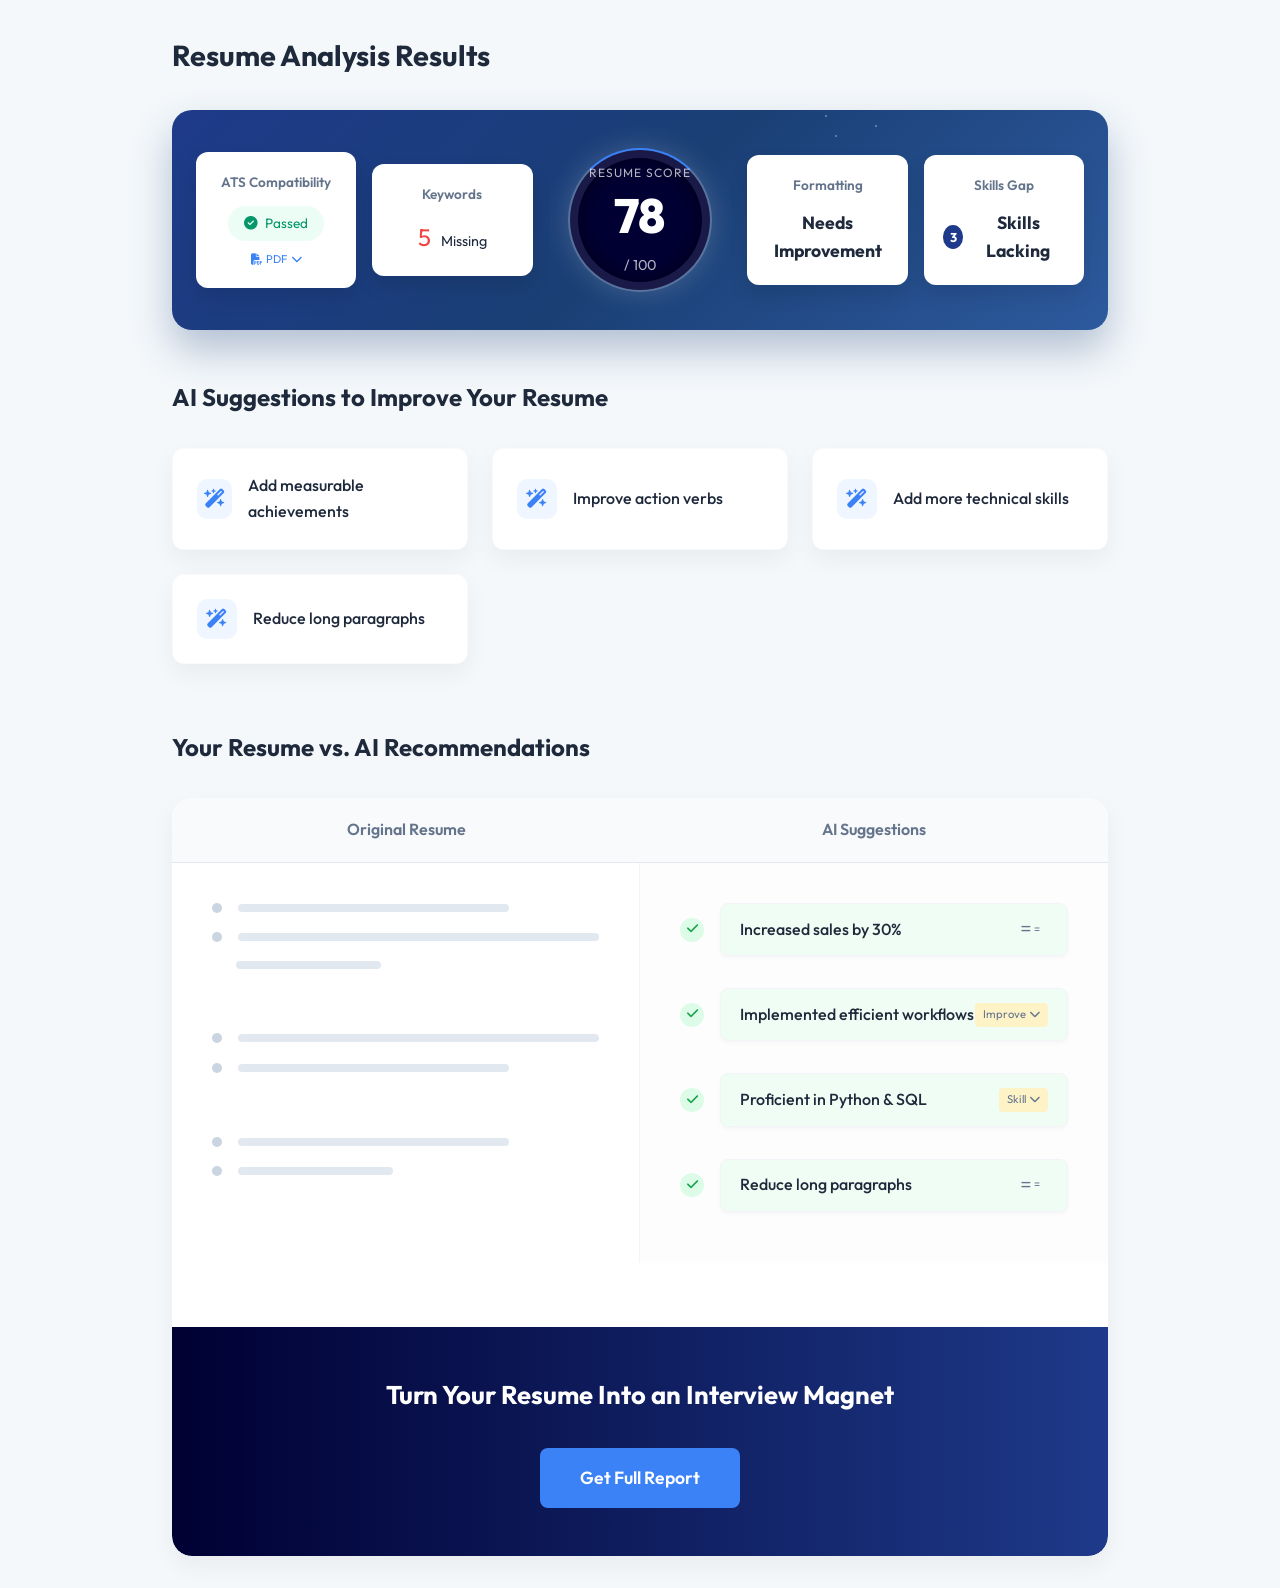
<file: results.html>
<!DOCTYPE html>
<html lang="en">
<head>
    <meta charset="UTF-8">
    <meta name="viewport" content="width=device-width, initial-scale=1.0">
    <title>Resume Analysis Results | Resume Vision AI</title>
    <link href="https://fonts.googleapis.com/css2?family=Outfit:wght@300;400;500;600;700;800&display=swap" rel="stylesheet">
    <link rel="stylesheet" href="https://cdnjs.cloudflare.com/ajax/libs/font-awesome/6.4.0/css/all.min.css">
    <link rel="stylesheet" href="results.css">
</head>
<body>
    <div class="container">
        <!-- Page Header -->
        <header class="results-header">
            <h1>Resume Analysis Results</h1>
        </header>

        <!-- Stats Dashboard Banner -->
        <section class="stats-banner">
            <!-- ATS Compatibility -->
            <div class="stat-card">
                <h3>ATS Compatibility</h3>
                <div class="badge-passed">
                    <i class="fa-solid fa-circle-check"></i> Passed
                </div>
                <div style="margin-top: 10px; font-size: 0.7rem; color: #3b82f6; display: flex; align-items: center; gap: 4px; cursor: pointer;">
                    <i class="fa-solid fa-file-pdf"></i> PDF <i class="fa-solid fa-chevron-down"></i>
                </div>
            </div>

            <!-- Keywords -->
            <div class="stat-card">
                <h3>Keywords</h3>
                <div class="stat-missing">
                    5 <span>Missing</span>
                </div>
            </div>

            <!-- Resume Score Dial -->
            <div class="score-container">
                <div class="score-dial">
                    <span class="score-label">Resume Score</span>
                    <span class="score-number">78</span>
                    <span class="score-total">/ 100</span>
                </div>
            </div>

            <!-- Formatting -->
            <div class="stat-card">
                <h3>Formatting</h3>
                <div class="stat-value">Needs Improvement</div>
            </div>

            <!-- Skills Gap -->
            <div class="stat-card">
                <h3>Skills Gap</h3>
                <div class="stat-value" style="display: flex; align-items: center; gap: 8px;">
                    <span style="background: #1e3a8a; color: white; width: 24px; height: 24px; border-radius: 50%; display: flex; align-items: center; justify-content: center; font-size: 0.8rem;">3</span>
                    Skills Lacking
                </div>
            </div>
        </section>

        <!-- AI Suggestions Section -->
        <section class="suggestions-section">
            <div class="section-header">
                <h2>AI Suggestions to Improve Your Resume</h2>
            </div>
            <div class="suggestions-grid">
                <div class="suggestion-card">
                    <div class="suggestion-icon"><i class="fa-solid fa-wand-magic-sparkles"></i></div>
                    <p>Add measurable achievements</p>
                </div>
                <div class="suggestion-card">
                    <div class="suggestion-icon"><i class="fa-solid fa-wand-magic-sparkles"></i></div>
                    <p>Improve action verbs</p>
                </div>
                <div class="suggestion-card">
                    <div class="suggestion-icon"><i class="fa-solid fa-wand-magic-sparkles"></i></div>
                    <p>Add more technical skills</p>
                </div>
                <div class="suggestion-card">
                    <div class="suggestion-icon"><i class="fa-solid fa-wand-magic-sparkles"></i></div>
                    <p>Reduce long paragraphs</p>
                </div>
            </div>
        </section>

        <!-- Comparison Section -->
        <section class="comparison-section">
            <div class="section-header">
                <h2>Your Resume vs. AI Recommendations</h2>
            </div>
            <div class="comparison-container">
                <div class="comparison-header">
                    <div class="header-col">Original Resume</div>
                    <div class="header-col">AI Suggestions</div>
                </div>
                <div class="comparison-body">
                    <div class="original-side">
                        <div class="resume-mock-lines">
                            <div class="line-dot"><div class="dot"></div><div class="line line-med"></div></div>
                            <div class="line-dot"><div class="dot"></div><div class="line line-long"></div></div>
                            <div style="margin-left: 1.5rem;"><div class="line line-short"></div></div>
                            <br>
                            <div class="line-dot"><div class="dot"></div><div class="line line-long"></div></div>
                            <div class="line-dot"><div class="dot"></div><div class="line line-med"></div></div>
                            <br>
                            <div class="line-dot"><div class="dot"></div><div class="line line-med"></div></div>
                            <div class="line-dot"><div class="dot"></div><div class="line line-short"></div></div>
                        </div>
                    </div>
                    <div class="ai-side">
                        <div class="ai-checklist">
                            <div class="checklist-item">
                                <div class="check-circle"><i class="fa-solid fa-check"></i></div>
                                <div class="suggestion-pill highlight-green">
                                    <span class="pill-text">Increased sales by 30%</span>
                                    <span class="pill-tag"><i class="fa-solid fa-equals"></i> =</span>
                                </div>
                            </div>
                            <div class="checklist-item">
                                <div class="check-circle"><i class="fa-solid fa-check"></i></div>
                                <div class="suggestion-pill highlight-green">
                                    <span class="pill-text">Implemented efficient workflows</span>
                                    <span class="pill-tag" style="background: #fef3c7;">Improve <i class="fa-solid fa-chevron-down"></i></span>
                                </div>
                            </div>
                            <div class="checklist-item">
                                <div class="check-circle"><i class="fa-solid fa-check"></i></div>
                                <div class="suggestion-pill highlight-green">
                                    <span class="pill-text">Proficient in Python & SQL</span>
                                    <span class="pill-tag" style="background: #fef3c7;">Skill <i class="fa-solid fa-chevron-down"></i></span>
                                </div>
                            </div>
                            <div class="checklist-item">
                                <div class="check-circle"><i class="fa-solid fa-check"></i></div>
                                <div class="suggestion-pill highlight-green">
                                    <span class="pill-text">Reduce long paragraphs</span>
                                    <span class="pill-tag"><i class="fa-solid fa-equals"></i> =</span>
                                </div>
                            </div>
                        </div>
                    </div>
                </div>
                <!-- Banner CTA -->
                <div class="cta-banner">
                    <h2>Turn Your Resume Into an Interview Magnet</h2>
                    <a href="#" class="btn-full" id="get-full-report">Get Full Report</a>
                </div>
            </div>
        </section>
    </div>
    <script>
        // Simple entry animation for cards
        document.addEventListener('DOMContentLoaded', () => {
            const cards = document.querySelectorAll('.stat-card, .suggestion-card, .comparison-container');
            cards.forEach((card, index) => {
                card.style.opacity = '0';
                card.style.transform = 'translateY(20px)';
                card.style.transition = 'all 0.6s cubic-bezier(0.22, 1, 0.36, 1)';
                setTimeout(() => {
                    card.style.opacity = '1';
                    card.style.transform = 'translateY(0)';
                }, 100 * index);
            });
        });
    </script>
</body>
</html>
</file>
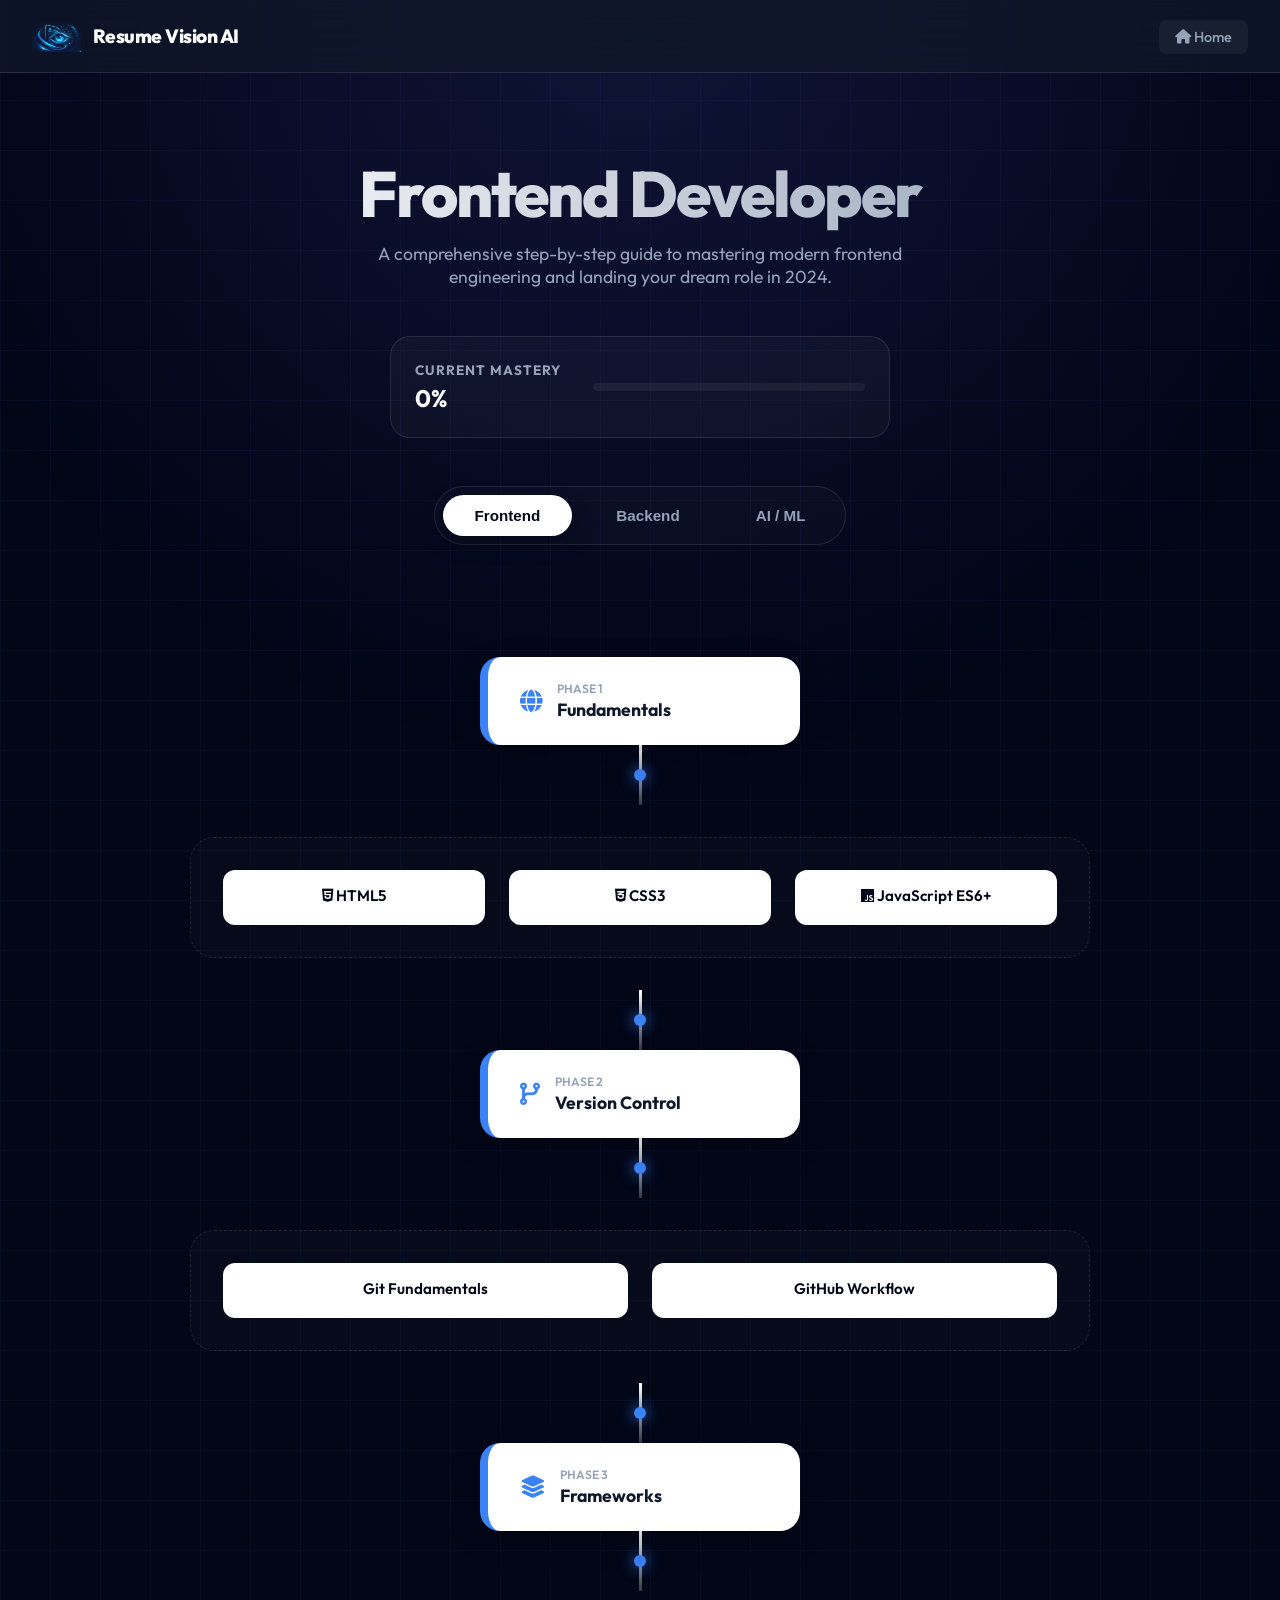
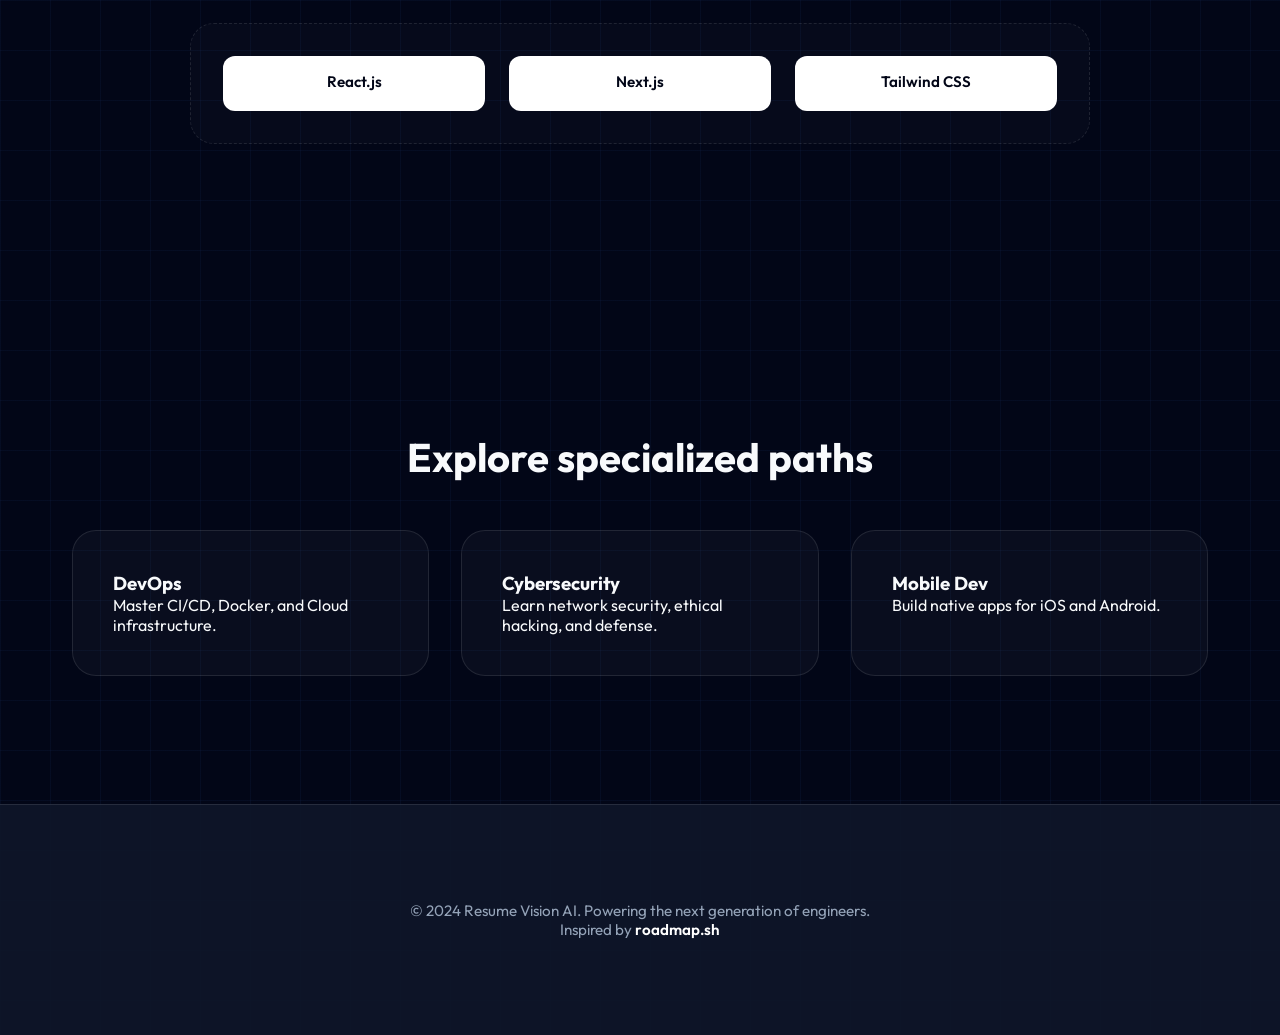
<file: roadmap.html>
<!DOCTYPE html>
<html lang="en">

<head>
    <meta charset="UTF-8">
    <meta name="viewport" content="width=device-width, initial-scale=1.0">
    <title>Career Roadmaps | Resume Vision AI</title>
    <link href="https://fonts.googleapis.com/css2?family=Outfit:wght@300;400;500;600;700;800&display=swap"
        rel="stylesheet">
    <link rel="stylesheet" href="https://cdnjs.cloudflare.com/ajax/libs/font-awesome/6.4.0/css/all.min.css">
    <link rel="stylesheet" href="roadmap.css">
</head>

<body>
    <nav class="roadmap-nav">
        <div class="nav-container">
            <a href="index.html" class="logo">
                <img src="assets/logo.png" alt="Logo" style="height: 32px; mix-blend-mode: screen;">
                <span>Resume Vision AI</span>
            </a>
            <div class="nav-right">
                <a href="index.html" class="external-link"><i class="fa-solid fa-house"></i> Home</a>
            </div>
        </div>
    </nav>

    <main>
        <header class="roadmap-header">
            <h1 id="roadmap-title">Frontend Developer</h1>
            <p id="roadmap-desc">A comprehensive step-by-step guide to mastering modern frontend engineering and landing
                your dream role in 2024.</p>

            <!-- Progress Tracker -->
            <div class="progress-container">
                <div class="progress-info">
                    <h4>Current Mastery</h4>
                    <div class="progress-percentage"><span id="total-progress">0</span>%</div>
                </div>
                <div class="progress-bar-main">
                    <div class="progress-fill-main" id="progress-fill"></div>
                </div>
            </div>

            <div class="roadmap-tabs">
                <button class="tab-btn active" data-roadmap="frontend">Frontend</button>
                <button class="tab-btn" data-roadmap="backend">Backend</button>
                <button class="tab-btn" data-roadmap="ai-ml">AI / ML</button>
            </div>
        </header>

        <section class="roadmap-container">
            <!-- Frontend Roadmap Content -->
            <div id="frontend-roadmap" class="roadmap-content active">
                <div class="node primary">
                    <i class="fa-solid fa-globe"></i>
                    <div class="node-content">
                        <span>Phase 1</span>
                        <h3>Fundamentals</h3>
                    </div>
                </div>
                <div class="connector-wrap">
                    <div class="line-vertical"></div>
                </div>

                <div class="sub-nodes-container">
                    <div class="mini-node"><i class="fa-brands fa-html5"></i> HTML5</div>
                    <div class="mini-node"><i class="fa-brands fa-css3-alt"></i> CSS3</div>
                    <div class="mini-node"><i class="fa-brands fa-js"></i> JavaScript ES6+</div>
                </div>
                <div class="connector-wrap">
                    <div class="line-vertical"></div>
                </div>

                <div class="node primary">
                    <i class="fa-solid fa-code-branch"></i>
                    <div class="node-content">
                        <span>Phase 2</span>
                        <h3>Version Control</h3>
                    </div>
                </div>
                <div class="connector-wrap">
                    <div class="line-vertical"></div>
                </div>

                <div class="sub-nodes-container">
                    <div class="mini-node">Git Fundamentals</div>
                    <div class="mini-node">GitHub Workflow</div>
                </div>
                <div class="connector-wrap">
                    <div class="line-vertical"></div>
                </div>

                <div class="node primary">
                    <i class="fa-solid fa-layer-group"></i>
                    <div class="node-content">
                        <span>Phase 3</span>
                        <h3>Frameworks</h3>
                    </div>
                </div>
                <div class="connector-wrap">
                    <div class="line-vertical"></div>
                </div>

                <div class="sub-nodes-container">
                    <div class="mini-node highlight">React.js</div>
                    <div class="mini-node">Next.js</div>
                    <div class="mini-node">Tailwind CSS</div>
                </div>
            </div>

            <!-- Backend Roadmap Content -->
            <div id="backend-roadmap" class="roadmap-content">
                <div class="node secondary">
                    <i class="fa-solid fa-terminal"></i>
                    <div class="node-content">
                        <span>Phase 1</span>
                        <h3>Language Selection</h3>
                    </div>
                </div>
                <div class="connector-wrap">
                    <div class="line-vertical"></div>
                </div>

                <div class="sub-nodes-container">
                    <div class="mini-node">Python</div>
                    <div class="mini-node">Node.js</div>
                    <div class="mini-node">Go (Golang)</div>
                </div>
                <div class="connector-wrap">
                    <div class="line-vertical"></div>
                </div>

                <div class="node secondary">
                    <i class="fa-solid fa-database"></i>
                    <div class="node-content">
                        <span>Phase 2</span>
                        <h3>Data Persistence</h3>
                    </div>
                </div>
                <div class="connector-wrap">
                    <div class="line-vertical"></div>
                </div>

                <div class="sub-nodes-container">
                    <div class="mini-node">PostgreSQL</div>
                    <div class="mini-node">MongoDB</div>
                    <div class="mini-node">Redis (Caching)</div>
                </div>
            </div>

            <!-- AI Roadmap Content -->
            <div id="ai-ml-roadmap" class="roadmap-content">
                <div class="node ai">
                    <i class="fa-solid fa-brain"></i>
                    <div class="node-content">
                        <span>Phase 1</span>
                        <h3>Mathematics</h3>
                    </div>
                </div>
                <div class="connector-wrap">
                    <div class="line-vertical"></div>
                </div>

                <div class="sub-nodes-container">
                    <div class="mini-node">Linear Algebra</div>
                    <div class="mini-node">Probability</div>
                    <div class="mini-node">Calculus</div>
                </div>
                <div class="connector-wrap">
                    <div class="line-vertical"></div>
                </div>

                <div class="node ai">
                    <i class="fa-solid fa-microchip"></i>
                    <div class="node-content">
                        <span>Phase 2</span>
                        <h3>Applied ML</h3>
                    </div>
                </div>
                <div class="connector-wrap">
                    <div class="line-vertical"></div>
                </div>

                <div class="sub-nodes-container">
                    <div class="mini-node highlight">Scikit-Learn</div>
                    <div class="mini-node">PyTorch</div>
                    <div class="mini-node">TensorFlow</div>
                </div>
            </div>
        </section>

        <section class="other-roadmaps">
            <h2>Explore specialized paths</h2>
            <div class="roadmaps-grid">
                <div class="roadmap-card">
                    <h3>DevOps</h3>
                    <p>Master CI/CD, Docker, and Cloud infrastructure.</p>
                </div>
                <div class="roadmap-card">
                    <h3>Cybersecurity</h3>
                    <p>Learn network security, ethical hacking, and defense.</p>
                </div>
                <div class="roadmap-card">
                    <h3>Mobile Dev</h3>
                    <p>Build native apps for iOS and Android.</p>
                </div>
            </div>
        </section>
    </main>

    <footer>
        <p>&copy; 2024 Resume Vision AI. Powering the next generation of engineers. <br> Inspired by <a
                href="https://roadmap.sh">roadmap.sh</a></p>
    </footer>

    <script>
        const tabBtns = document.querySelectorAll('.tab-btn');
        const roadmapContents = document.querySelectorAll('.roadmap-content');
        const roadmapTitle = document.getElementById('roadmap-title');
        const roadmapDesc = document.getElementById('roadmap-desc');
        const progressFill = document.getElementById('progress-fill');
        const progressText = document.getElementById('total-progress');

        const contentData = {
            'frontend': {
                title: 'Frontend Developer',
                desc: 'A comprehensive step-by-step guide to mastering modern frontend engineering and landing your dream role in 2024.'
            },
            'backend': {
                title: 'Backend Developer',
                desc: 'Master server-side architecture, database design, and API development with the most in-demand technologies.'
            },
            'ai-ml': {
                title: 'AI / Machine Learning',
                desc: 'Dive into the world of neural networks, data science, and modern large language models.'
            }
        };

        // Progress Calculation
        function updateProgress() {
            const allItems = document.querySelectorAll('.roadmap-content.active .node, .roadmap-content.active .mini-node');
            const completedItems = document.querySelectorAll('.roadmap-content.active .node.completed, .roadmap-content.active .mini-node.completed');

            const percentage = allItems.length ? Math.round((completedItems.length / allItems.length) * 100) : 0;

            progressFill.style.width = percentage + '%';
            progressText.innerText = percentage;
        }

        tabBtns.forEach(btn => {
            btn.addEventListener('click', () => {
                const target = btn.getAttribute('data-roadmap');

                tabBtns.forEach(b => b.classList.remove('active'));
                btn.classList.add('active');

                roadmapContents.forEach(content => {
                    content.classList.remove('active');
                    if (content.id === `${target}-roadmap`) content.classList.add('active');
                });

                roadmapTitle.innerText = contentData[target].title;
                roadmapDesc.innerText = contentData[target].desc;

                updateProgress();
            });
        });

        // Click to complete logic
        document.querySelector('.roadmap-container').addEventListener('click', (e) => {
            const item = e.target.closest('.node, .mini-node');
            if (!item) return;

            item.classList.toggle('completed');

            // Toggle icon for major nodes
            if (item.classList.contains('node')) {
                if (item.classList.contains('completed')) {
                    if (!item.querySelector('.check-icon')) {
                        const check = document.createElement('i');
                        check.className = 'fa-solid fa-circle-check check-icon';
                        item.appendChild(check);
                    }
                } else {
                    const check = item.querySelector('.check-icon');
                    if (check) check.remove();
                }
            }

            updateProgress();
        });
    </script>
</body>

</html>
</file>
<file: results.css>
:root {
    --primary-blue: #1A3F75;
    --secondary-blue: #2d5a9e;
    --accent-blue: #446A9C;
    --bg-light: #f4f8fb;
    --text-dark: #1e293b;
    --text-muted: #64748b;
    --shadow-soft: 0 10px 25px rgba(0, 0, 0, 0.05);
    --glass-white: rgba(255, 255, 255, 0.9);
}

* {
    margin: 0;
    padding: 0;
    box-sizing: border-box;
}

body {
    font-family: 'Outfit', sans-serif;
    background-color: var(--bg-light);
    color: var(--text-dark);
    line-height: 1.6;
}

.container {
    max-width: 1000px;
    margin: 0 auto;
    padding: 2rem;
}

h1, h2, h3 {
    color: var(--text-dark);
}

/* Header */
.results-header {
    margin-bottom: 2rem;
}

.results-header h1 {
    font-size: 1.8rem;
    font-weight: 700;
}

/* Dashboard Banner */
.stats-banner {
    background: linear-gradient(135deg, #1e3a8a, #1A3F75, #2d5a9e);
    border-radius: 20px;
    padding: 2.5rem 1.5rem;
    display: flex;
    justify-content: space-between;
    align-items: center;
    gap: 1rem;
    position: relative;
    overflow: hidden;
    color: white;
    margin-bottom: 3rem;
    box-shadow: 0 20px 40px rgba(26, 63, 117, 0.3);
}

.stats-banner::after {
    content: '';
    position: absolute;
    top: 5px;
    right: 30%;
    width: 2px;
    height: 2px;
    background: white;
    border-radius: 50%;
    box-shadow: 10px 20px 0 white, 50px 10px 0 white, 120px 40px 0 white, 80px 50px 0 white;
    opacity: 0.4;
}

.stat-card {
    background: white;
    padding: 1.2rem;
    border-radius: 12px;
    flex: 1;
    text-align: center;
    color: var(--text-dark);
    box-shadow: 0 10px 20px rgba(0, 0, 0, 0.1);
    display: flex;
    flex-direction: column;
    justify-content: center;
    align-items: center;
    min-width: 150px;
}

.stat-card h3 {
    font-size: 0.85rem;
    font-weight: 600;
    margin-bottom: 0.8rem;
    color: var(--text-muted);
}

.stat-value {
    font-size: 1.1rem;
    font-weight: 700;
}

.badge-passed {
    background: #ecfdf5;
    color: #059669;
    padding: 0.4rem 1rem;
    border-radius: 20px;
    font-size: 0.85rem;
    display: flex;
    align-items: center;
    gap: 0.4rem;
}

.stat-missing {
    color: #ef4444;
    font-size: 1.5rem;
}

.stat-missing span {
    font-size: 0.9rem;
    color: var(--text-dark);
    margin-left: 0.3rem;
}

/* Score Dial */
.score-container {
    flex: 1.5;
    display: flex;
    justify-content: center;
    align-items: center;
    position: relative;
    z-index: 2;
}

.score-dial {
    width: 140px;
    height: 140px;
    border-radius: 50%;
    background: #000033;
    border: 8px solid rgba(255, 255, 255, 0.1);
    display: flex;
    flex-direction: column;
    justify-content: center;
    align-items: center;
    box-shadow: 0 0 30px rgba(255, 255, 255, 0.2), inset 0 0 20px rgba(0, 0, 0, 0.5);
    position: relative;
}

.score-dial::before {
    content: '';
    position: absolute;
    top: -10px;
    left: -10px;
    right: -10px;
    bottom: -10px;
    border-radius: 50%;
    border: 2px solid rgba(255, 255, 255, 0.2);
    border-top-color: #3b82f6;
    animation: rotate 2s linear infinite;
}

.score-label {
    font-size: 0.75rem;
    text-transform: uppercase;
    letter-spacing: 1px;
    opacity: 0.7;
    margin-bottom: -5px;
}

.score-number {
    font-size: 3rem;
    font-weight: 800;
}

.score-total {
    font-size: 0.9rem;
    opacity: 0.7;
}

/* Sections */
.section-header {
    margin-bottom: 2rem;
}

.section-header h2 {
    font-size: 1.5rem;
    font-weight: 700;
    color: var(--text-dark);
}

/* Suggestion Cards */
.suggestions-grid {
    display: grid;
    grid-template-columns: repeat(3, 1fr);
    gap: 1.5rem;
    margin-bottom: 4rem;
}

.suggestion-card {
    background: white;
    padding: 1.5rem;
    border-radius: 12px;
    display: flex;
    align-items: center;
    gap: 1rem;
    box-shadow: var(--shadow-soft);
    border: 1px solid rgba(0,0,0,0.02);
    transition: transform 0.3s ease;
}

.suggestion-card:hover {
    transform: translateY(-5px);
}

.suggestion-icon {
    width: 40px;
    height: 40px;
    background: #eff6ff;
    color: #3b82f6;
    border-radius: 10px;
    display: flex;
    align-items: center;
    justify-content: center;
    font-size: 1.2rem;
}

.suggestion-card p {
    font-weight: 500;
    font-size: 1rem;
}

/* Comparison View */
.comparison-container {
    background: white;
    border-radius: 20px;
    overflow: hidden;
    box-shadow: var(--shadow-soft);
}

.comparison-header {
    display: grid;
    grid-template-columns: 1fr 1fr;
    background: #f8fafc;
    border-bottom: 1px solid #e2e8f0;
}

.header-col {
    padding: 1.2rem;
    text-align: center;
    font-weight: 600;
    color: var(--text-muted);
}

.comparison-body {
    display: grid;
    grid-template-columns: 1fr 1fr;
    min-height: 400px;
}

.original-side {
    padding: 2.5rem;
    border-right: 1px solid #f1f5f9;
}

.ai-side {
    padding: 2.5rem;
    background: #fdfdfd;
}

/* Mock lines for original resume */
.resume-mock-lines {
    display: flex;
    flex-direction: column;
    gap: 1.2rem;
}

.line {
    height: 8px;
    background: #e2e8f0;
    border-radius: 4px;
}

.line-dot {
    display: flex;
    align-items: center;
    gap: 1rem;
}

.dot {
    width: 10px;
    height: 10px;
    background: #cbd5e1;
    border-radius: 50%;
    flex-shrink: 0;
}

.line-long { width: 100%; }
.line-med { width: 70%; }
.line-short { width: 40%; }

/* Checklist for AI */
.ai-checklist {
    display: flex;
    flex-direction: column;
    gap: 2rem;
}

.checklist-item {
    display: flex;
    align-items: center;
    gap: 1rem;
}

.check-circle {
    width: 24px;
    height: 24px;
    background: #dcfce7;
    color: #16a34a;
    border-radius: 50%;
    display: flex;
    align-items: center;
    justify-content: center;
    font-size: 0.8rem;
    flex-shrink: 0;
}

.suggestion-pill {
    background: #f8fafc;
    padding: 0.8rem 1.2rem;
    border-radius: 8px;
    display: flex;
    align-items: center;
    justify-content: space-between;
    flex-grow: 1;
    box-shadow: 0 2px 4px rgba(0,0,0,0.03);
    border: 1px solid #f1f5f9;
}

.pill-text {
    font-weight: 500;
}

.pill-tag {
    font-size: 0.7rem;
    padding: 0.2rem 0.5rem;
    border-radius: 4px;
    color: #64748b;
    display: flex;
    align-items: center;
    gap: 0.2rem;
}

.highlight-green {
    background: #f0fdf4;
}

.highlight-yellow {
    background: #fefce8;
}

/* Call to Action Banner */
.cta-banner {
    margin-top: 4rem;
    background: linear-gradient(to right, #000033, #1e3a8a);
    padding: 3rem;
    border-radius: 0 0 20px 20px;
    text-align: center;
    color: white;
}

.cta-banner h2 {
    color: white;
    font-size: 1.6rem;
    margin-bottom: 2rem;
}

.btn-full {
    background: #3b82f6;
    color: white;
    padding: 1rem 2.5rem;
    border-radius: 8px;
    text-decoration: none;
    font-weight: 600;
    font-size: 1.1rem;
    display: inline-block;
    transition: background 0.3s ease;
}

.btn-full:hover {
    background: #2563eb;
}

@keyframes rotate {
    from { transform: rotate(0deg); }
    to { transform: rotate(360deg); }
}

/* Responsiveness */
@media (max-width: 900px) {
    .stats-banner {
        flex-wrap: wrap;
    }
    .suggestions-grid {
        grid-template-columns: 1fr 1fr;
    }
}

@media (max-width: 600px) {
    .stats-banner {
        flex-direction: column;
    }
    .suggestions-grid {
        grid-template-columns: 1fr;
    }
    .comparison-body, .comparison-header {
        grid-template-columns: 1fr;
    }
    .original-side {
        border-right: none;
        border-bottom: 1px solid #f1f5f9;
    }
}
</file>
<file: roadmap.css>
:root {
    --bg-main: #020617;
    --accent-primary: #3b82f6;
    --accent-secondary: #6366f1;
    --ui-soft: #94a3b8;
    --text-light: #f8fafc;
    --glass-bg: rgba(30, 41, 59, 0.7);
    --glass-border: rgba(255, 255, 255, 0.1);
    --transition-smooth: all 0.4s cubic-bezier(0.16, 1, 0.3, 1);
    --font-main: 'Outfit', sans-serif;

    /* Category Colors */
    --clr-frontend: #38bdf8;
    --clr-backend: #818cf8;
    --clr-ai: #c084fc;
    --clr-success: #22c55e;
}

* {
    margin: 0;
    padding: 0;
    box-sizing: border-box;
}

body {
    font-family: var(--font-main);
    background-color: var(--bg-main);
    color: var(--text-light);
    overflow-x: hidden;
    /* Grid Background */
    background-image:
        linear-gradient(rgba(59, 130, 246, 0.05) 1px, transparent 1px),
        linear-gradient(90deg, rgba(59, 130, 246, 0.05) 1px, transparent 1px);
    background-size: 50px 50px;
}

body::before {
    content: '';
    position: fixed;
    top: 0;
    left: 0;
    width: 100%;
    height: 100%;
    background: radial-gradient(circle at 50% 0%, rgba(99, 102, 241, 0.15) 0%, transparent 70%);
    pointer-events: none;
    z-index: -1;
}

/* Nav */
.roadmap-nav {
    padding: 1.25rem 2rem;
    background: rgba(15, 23, 42, 0.8);
    backdrop-filter: blur(20px);
    -webkit-backdrop-filter: blur(20px);
    border-bottom: 1px solid var(--glass-border);
    position: sticky;
    top: 0;
    z-index: 100;
}

.nav-container {
    max-width: 1400px;
    margin: 0 auto;
    display: flex;
    justify-content: space-between;
    align-items: center;
}

.logo {
    text-decoration: none;
    color: white;
    font-weight: 800;
    display: flex;
    align-items: center;
    gap: 12px;
    font-size: 1.2rem;
    letter-spacing: -0.5px;
}

.external-link {
    text-decoration: none;
    color: var(--ui-soft);
    font-size: 0.9rem;
    font-weight: 500;
    padding: 8px 16px;
    border-radius: 8px;
    transition: var(--transition-smooth);
    background: rgba(255, 255, 255, 0.05);
}

.external-link:hover {
    color: white;
    background: rgba(255, 255, 255, 0.1);
}

/* Header & Progress */
.roadmap-header {
    text-align: center;
    padding: 5rem 1rem 2rem;
    max-width: 1000px;
    margin: 0 auto;
}

.roadmap-header h1 {
    font-size: 4rem;
    font-weight: 800;
    margin-bottom: 0.5rem;
    background: linear-gradient(to right, #fff, var(--ui-soft));
    -webkit-background-clip: text;
    background-clip: text;
    -webkit-text-fill-color: transparent;
    letter-spacing: -2px;
}

.roadmap-header p {
    font-size: 1.1rem;
    color: var(--ui-soft);
    margin-bottom: 3rem;
    max-width: 600px;
    margin-left: auto;
    margin-right: auto;
}

/* Progress Tracker */
.progress-container {
    background: rgba(255, 255, 255, 0.03);
    border: 1px solid var(--glass-border);
    padding: 1.5rem;
    border-radius: 20px;
    display: flex;
    align-items: center;
    gap: 2rem;
    margin-bottom: 3rem;
    max-width: 500px;
    margin-left: auto;
    margin-right: auto;
}

.progress-info {
    text-align: left;
}

.progress-info h4 {
    font-size: 0.85rem;
    text-transform: uppercase;
    color: var(--ui-soft);
    letter-spacing: 1px;
    margin-bottom: 4px;
}

.progress-percentage {
    font-size: 1.5rem;
    font-weight: 700;
    color: white;
}

.progress-bar-main {
    flex: 1;
    height: 8px;
    background: rgba(255, 255, 255, 0.05);
    border-radius: 10px;
    overflow: hidden;
}

.progress-fill-main {
    height: 100%;
    width: 0%;
    background: linear-gradient(to right, var(--accent-primary), var(--clr-ai));
    transition: width 0.8s ease;
    box-shadow: 0 0 15px var(--accent-primary);
}

/* Tabs */
.roadmap-tabs {
    display: flex;
    justify-content: center;
    gap: 0.75rem;
    margin-bottom: 5rem;
    background: rgba(255, 255, 255, 0.02);
    padding: 8px;
    border-radius: 100px;
    width: fit-content;
    margin-left: auto;
    margin-right: auto;
    border: 1px solid var(--glass-border);
}

.tab-btn {
    background: transparent;
    border: none;
    padding: 0.75rem 2rem;
    border-radius: 100px;
    font-size: 0.95rem;
    font-weight: 600;
    color: var(--ui-soft);
    cursor: pointer;
    transition: var(--transition-smooth);
}

.tab-btn:hover {
    color: white;
}

.tab-btn.active {
    background: white;
    color: var(--bg-main);
    box-shadow: 0 8px 20px rgba(0, 0, 0, 0.4);
}

/* Roadmap Tree */
.roadmap-container {
    max-width: 1200px;
    margin: 0 auto;
    padding: 0 2rem 8rem;
    position: relative;
    display: flex;
    flex-direction: column;
    align-items: center;
}

.roadmap-content {
    display: none;
    width: 100%;
}

.roadmap-content.active {
    display: block;
}

/* Unified Node Style */
.node {
    background: #ffffff;
    border-radius: 20px;
    padding: 1.5rem 2rem;
    width: 100%;
    max-width: 320px;
    color: #0f172a;
    position: relative;
    z-index: 10;
    transition: var(--transition-smooth);
    display: flex;
    align-items: center;
    gap: 15px;
    box-shadow: 0 10px 30px rgba(0, 0, 0, 0.2);
    margin: 0 auto;
}

.node i {
    font-size: 1.4rem;
    color: var(--accent-primary);
}

.node-content {
    text-align: left;
}

.node-content span {
    display: block;
    font-size: 0.75rem;
    font-weight: 600;
    text-transform: uppercase;
    color: var(--ui-soft);
    margin-bottom: 2px;
}

.node-content h3 {
    font-size: 1.1rem;
    font-weight: 700;
}

.node:hover {
    transform: translateY(-8px) scale(1.02);
    box-shadow: 0 20px 40px rgba(0, 0, 0, 0.4), 0 0 20px rgba(255, 255, 255, 0.1);
}

/* Connector System */
.connector-wrap {
    height: 60px;
    display: flex;
    justify-content: center;
    position: relative;
}

.line-vertical {
    width: 3px;
    height: 100%;
    background: linear-gradient(to bottom, #fff, rgba(255, 255, 255, 0.2));
    position: relative;
}

.line-vertical::before {
    content: '';
    position: absolute;
    top: 50%;
    left: 50%;
    transform: translate(-50%, -50%);
    width: 12px;
    height: 12px;
    background: var(--accent-primary);
    border-radius: 50%;
    box-shadow: 0 0 15px var(--accent-primary);
}

/* Node Variations */
.node.primary {
    border-left: 8px solid var(--accent-primary);
}

.node.secondary {
    border-left: 8px solid var(--clr-backend);
}

.node.ai {
    border-left: 8px solid var(--clr-ai);
}

/* Completed State */
.node.completed {
    background: #f0fdf4;
    border-color: var(--clr-success);
}

.node.completed .node-content h3 {
    color: #166534;
    text-decoration: line-through;
    opacity: 0.7;
}

.node.completed .check-icon {
    margin-left: auto;
    color: var(--clr-success);
    font-size: 1.2rem;
}

/* Sub-nodes Grid */
.sub-nodes-container {
    display: grid;
    grid-template-columns: repeat(auto-fit, minmax(180px, 1fr));
    gap: 1.5rem;
    width: 100%;
    max-width: 900px;
    margin: 2rem auto;
    padding: 2rem;
    background: rgba(255, 255, 255, 0.02);
    border: 1px dashed var(--glass-border);
    border-radius: 24px;
}

.mini-node {
    background: #fff;
    padding: 1rem;
    border-radius: 12px;
    color: var(--bg-main);
    font-weight: 600;
    font-size: 0.95rem;
    text-align: center;
    transition: var(--transition-smooth);
    border-bottom: 4px solid var(--glass-border);
}

.mini-node:hover {
    transform: scale(1.05);
    background: #f1f5f9;
}

/* Grid Cards Section */
.other-roadmaps {
    padding: 8rem 2rem;
    max-width: 1200px;
    margin: 0 auto;
}

.other-roadmaps h2 {
    font-size: 2.5rem;
    margin-bottom: 3rem;
    text-align: center;
}

.roadmaps-grid {
    display: grid;
    grid-template-columns: repeat(auto-fit, minmax(280px, 1fr));
    gap: 2rem;
}

.roadmap-card {
    background: rgba(255, 255, 255, 0.03);
    border: 1px solid var(--glass-border);
    padding: 2.5rem;
    border-radius: 24px;
    text-align: left;
    transition: var(--transition-smooth);
    position: relative;
    overflow: hidden;
}

.roadmap-card::after {
    content: '\f105';
    font-family: 'Font Awesome 6 Free';
    font-weight: 900;
    position: absolute;
    right: 2rem;
    bottom: 2rem;
    font-size: 1.5rem;
    opacity: 0;
    transform: translateX(-10px);
    transition: var(--transition-smooth);
}

.roadmap-card:hover {
    background: rgba(255, 255, 255, 0.06);
    transform: translateY(-10px);
    border-color: var(--accent-primary);
}

.roadmap-card:hover::after {
    opacity: 1;
    transform: translateX(0);
}

/* Footer */
footer {
    background: rgba(15, 23, 42, 0.9);
    padding: 6rem 1rem;
    text-align: center;
    border-top: 1px solid var(--glass-border);
}

footer p {
    color: var(--ui-soft);
    font-size: 0.95rem;
}

footer a {
    color: white;
    font-weight: 600;
    text-decoration: none;
}

/* Mobile Adjustments */
@media (max-width: 768px) {
    .roadmap-header h1 {
        font-size: 2.5rem;
    }

    .node {
        max-width: 90%;
    }

    .sub-nodes-container {
        grid-template-columns: 1fr 1fr;
    }
}
</file>
